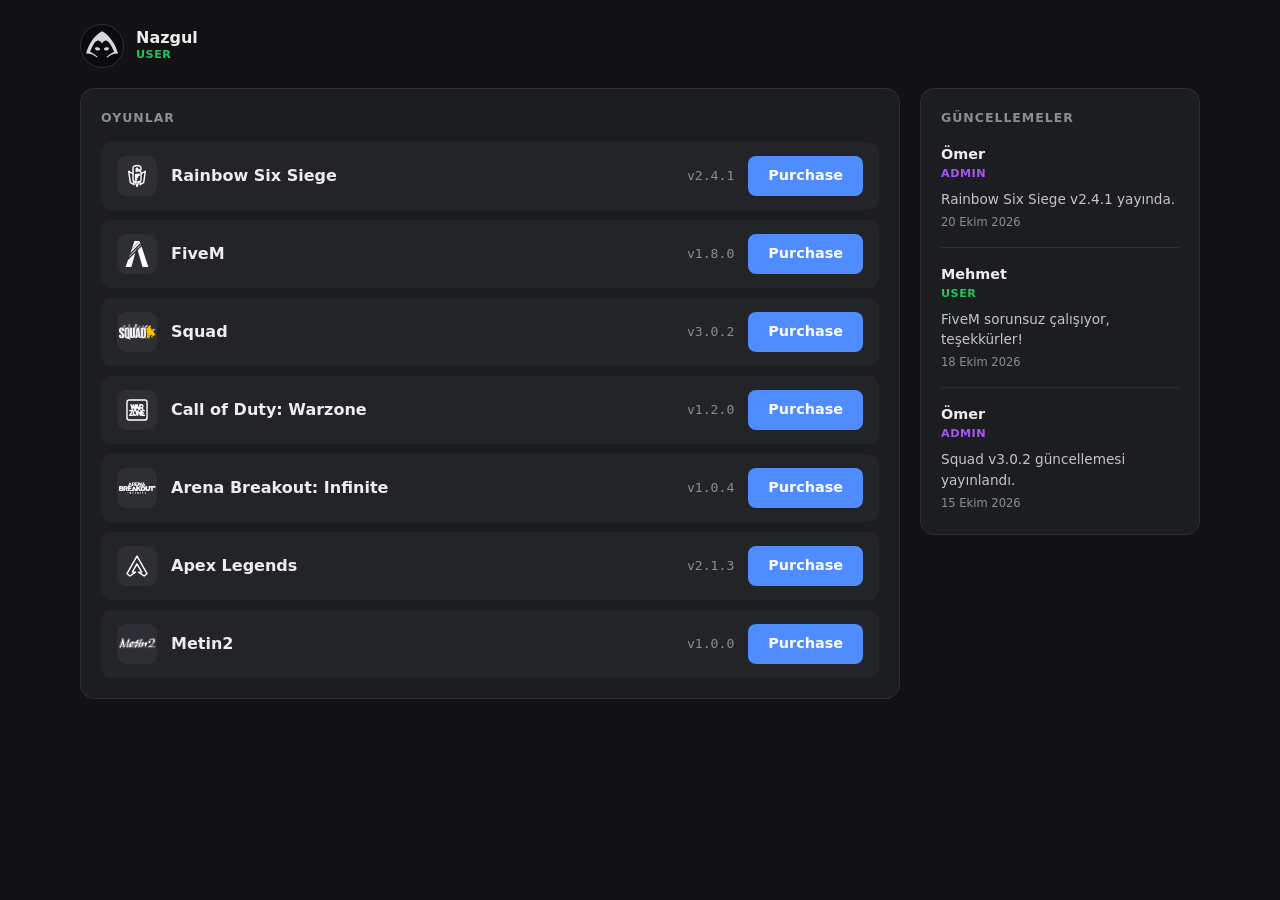
<file: index.html>
<!DOCTYPE html>
<html lang="tr">
<head>
  <meta charset="UTF-8">
  <meta name="viewport" content="width=device-width, initial-scale=1.0">
  <title>Ürünler</title>
  <link rel="stylesheet" href="style.css">
</head>
<body>
  <div class="container">

    <header class="topbar">
      <div class="profile">
        <div class="avatar"><img src="assets/avatar.svg" alt="Profil resmi"></div>
        <div>
          <div class="username">Nazgul</div>
          <span class="role user" lang="en">User</span>
        </div>
      </div>
    </header>

    <main class="layout">

      <section class="panel" aria-label="Oyunlar">
        <div class="title">Oyunlar</div>
        <div id="product-list"></div>
      </section>

      <aside class="panel" aria-label="Güncellemeler">
        <div class="title">Güncellemeler</div>

        <article class="update">
          <span class="author">Ömer</span>
          <span class="role admin" lang="en">Admin</span>
          <p>Rainbow Six Siege v2.4.1 yayında.</p>
          <time datetime="2026-10-20">20 Ekim 2026</time>
        </article>

        <article class="update">
          <span class="author">Mehmet</span>
          <span class="role user" lang="en">User</span>
          <p>FiveM sorunsuz çalışıyor, teşekkürler!</p>
          <time datetime="2026-10-18">18 Ekim 2026</time>
        </article>

        <article class="update">
          <span class="author">Ömer</span>
          <span class="role admin" lang="en">Admin</span>
          <p>Squad v3.0.2 güncellemesi yayınlandı.</p>
          <time datetime="2026-10-15">15 Ekim 2026</time>
        </article>
      </aside>

    </main>
  </div>

  <script src="products.js"></script>
  <script>
    document.getElementById('product-list').innerHTML = PRODUCTS.map(p => `
      <div class="product">
        ${logoHTML(p)}
        <span class="name">${p.name}</span>
        <span class="version">${p.version}</span>
        <a class="btn" href="product.html?id=${p.id}">Purchase</a>
      </div>`).join('');
  </script>
</body>
</html>
</file>
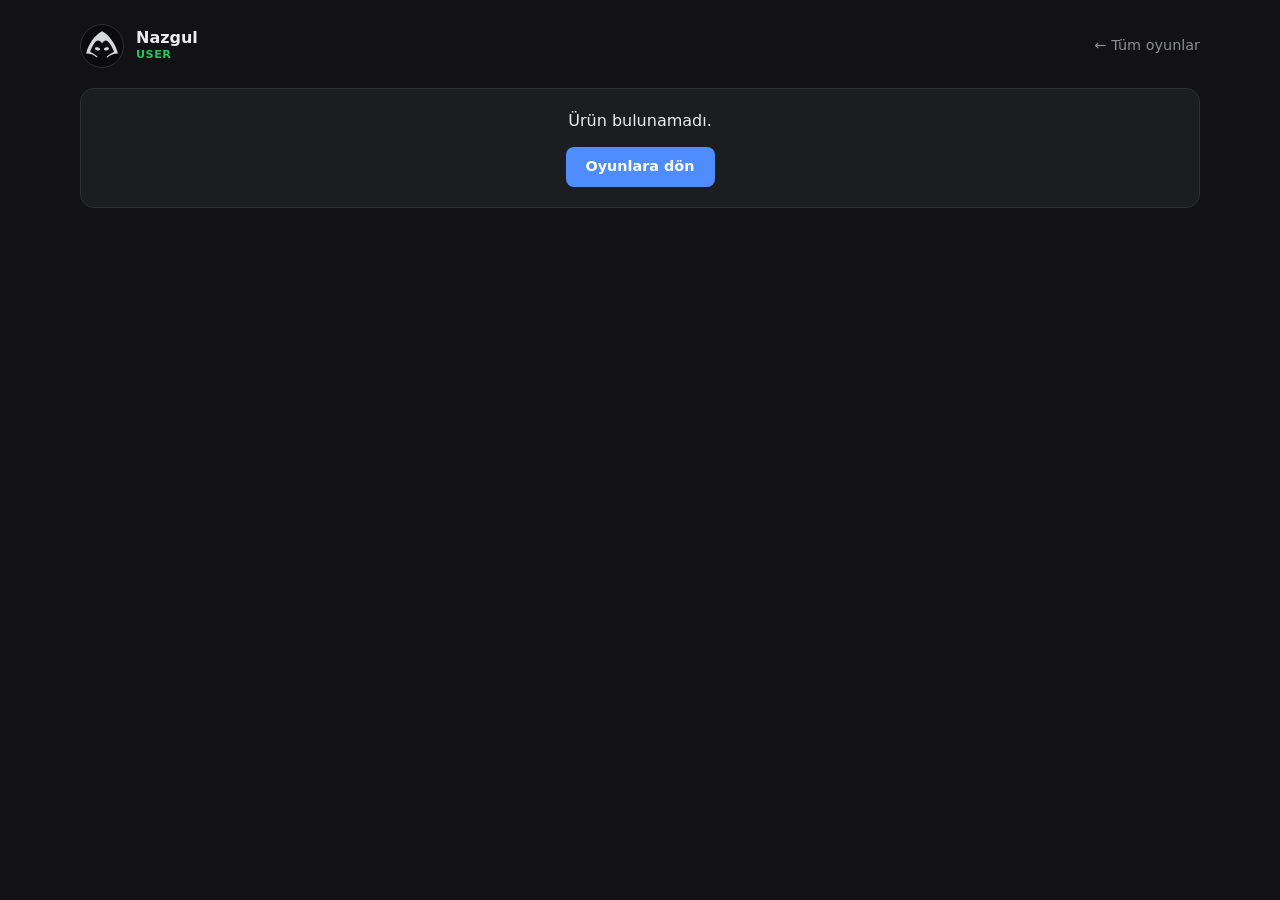
<file: product.html>
<!DOCTYPE html>
<html lang="tr">
<head>
  <meta charset="UTF-8">
  <meta name="viewport" content="width=device-width, initial-scale=1.0">
  <title>Ürün</title>
  <link rel="stylesheet" href="style.css">
</head>
<body>
  <div class="container">

    <header class="topbar">
      <div class="profile">
        <div class="avatar"><img src="assets/avatar.svg" alt="Profil resmi"></div>
        <div>
          <div class="username">Nazgul</div>
          <span class="role user" lang="en">User</span>
        </div>
      </div>
      <a class="back" href="index.html">← Tüm oyunlar</a>
    </header>

    <main id="page"></main>
  </div>

  <script src="products.js"></script>
  <script>
    const id = new URLSearchParams(location.search).get('id');
    const p = PRODUCTS.find(x => x.id === id);
    const page = document.getElementById('page');

    if (!p) {
      page.innerHTML = `
        <div class="panel" style="text-align:center">
          <p style="margin-bottom:14px">Ürün bulunamadı.</p>
          <a class="btn" href="index.html">Oyunlara dön</a>
        </div>`;
    } else {
      document.title = p.name;

      const video = p.video
        ? `<iframe src="https://www.youtube-nocookie.com/embed/${p.video}" title="${p.name} videosu" allow="accelerometer; encrypted-media; gyroscope; picture-in-picture" allowfullscreen></iframe>`
        : '<div class="empty">Video yakında</div>';

      const plans = p.plans.map((pl, i) => `
        <button class="plan${pl.popular ? ' selected' : ''}" data-i="${i}" aria-pressed="${!!pl.popular}">
          <span class="label">${pl.popular ? '<span class="tag">En popüler</span>' : ''}${pl.label}</span>
          <span class="price">${pl.old ? `<span class="old">${pl.old}</span>` : ''}${pl.price}</span>
        </button>`).join('');

      page.innerHTML = `
        <div class="hero">
          <span class="logo"><img${p.wide ? ' class="wide"' : ''} src="assets/${p.logo}" alt="${p.name} logosu"></span>
          <div>
            <h1>${p.name}</h1>
            <span class="status"><span class="dot"></span>Aktif · ${p.version}</span>
          </div>
        </div>

        <div class="detail">
          <div class="video">${video}</div>

          <div class="panel prices">
            <div class="title">Fiyatlar</div>
            <div class="plans">${plans}</div>
            <button class="btn buy" id="buy"></button>
            <div class="note">Ödeme sonrası anında teslim</div>
          </div>

          <div class="panel desc">
            <div class="title">Açıklama</div>
            <p>${p.description}</p>
            <ul>${p.features.map(f => `<li>${f}</li>`).join('')}</ul>
          </div>
        </div>`;

      // Plan seçimi: seçilen plan satın al butonunda görünür
      const buy = document.getElementById('buy');
      const buttons = page.querySelectorAll('.plan');
      function select(i) {
        buttons.forEach(b => {
          const on = +b.dataset.i === i;
          b.classList.toggle('selected', on);
          b.setAttribute('aria-pressed', on);
        });
        const pl = p.plans[i];
        buy.textContent = `Satın al · ${pl.label} · ${pl.price}`;
        buy.dataset.plan = pl.label;
      }
      buttons.forEach(b => b.addEventListener('click', () => select(+b.dataset.i)));
      select(Math.max(0, p.plans.findIndex(pl => pl.popular)));

      // Ödeme sistemi hazır olunca burası ödeme sayfasına yönlendirecek
      buy.addEventListener('click', () => {
        alert(`${p.name} – ${buy.dataset.plan} seçildi. Ödeme sayfası henüz bağlanmadı.`);
      });
    }
  </script>
</body>
</html>
</file>
<file: style.css>
:root {
  --bg: #121214;
  --panel: #1c1d20;
  --row: #232428;
  --line: #2e2f34;
  --text: #ededef;
  --muted: #8b8d94;
  --accent: #4f8cff;
  --accent-hover: #3b78ee;
  --admin: #a855f7;
  --user: #22c55e;
}

* { box-sizing: border-box; margin: 0; padding: 0; }

body {
  background: var(--bg);
  color: var(--text);
  font-family: "Segoe UI", system-ui, -apple-system, Roboto, sans-serif;
  line-height: 1.5;
  min-height: 100vh;
  padding: 24px 16px 56px;
}

a { color: inherit; }

.container { max-width: 1120px; margin: 0 auto; }

/* Üst çubuk: profil (sol üst) */
.topbar {
  display: flex;
  align-items: center;
  justify-content: space-between;
  gap: 12px;
  margin-bottom: 20px;
}
.profile { display: flex; align-items: center; gap: 12px; }
.profile .avatar {
  width: 44px; height: 44px;
  border-radius: 50%;
  background: #0b0b0d;
  border: 1px solid var(--line);
  display: grid; place-items: center;
  overflow: hidden;
}
.profile .avatar img { width: 34px; height: 34px; display: block; }
.profile .username { font-weight: 600; line-height: 1.2; }

.back {
  color: var(--muted);
  text-decoration: none;
  font-size: .9rem;
  transition: color .2s;
}
.back:hover { color: var(--text); }

.panel {
  background: var(--panel);
  border: 1px solid var(--line);
  border-radius: 14px;
  padding: 20px;
}

.title {
  font-size: .78rem;
  font-weight: 600;
  text-transform: uppercase;
  letter-spacing: 1px;
  color: var(--muted);
  margin-bottom: 14px;
}

.role {
  display: block;
  font-size: .7rem;
  font-weight: 700;
  text-transform: uppercase;
  letter-spacing: .5px;
}
.role.admin { color: var(--admin); }
.role.user  { color: var(--user); }

.logo {
  width: 40px; height: 40px;
  border-radius: 9px;
  background: #2e2f34;
  display: grid; place-items: center;
  flex-shrink: 0;
}
.logo img { width: 26px; height: 26px; display: block; }
.logo img.wide { width: 37px; height: auto; }

.version {
  font-family: ui-monospace, Consolas, monospace;
  font-size: .82rem;
  color: var(--muted);
}

.btn {
  display: inline-block;
  background: var(--accent);
  color: #fff;
  border: none;
  border-radius: 8px;
  padding: 9px 20px;
  font: inherit;
  font-weight: 600;
  font-size: .9rem;
  text-decoration: none;
  text-align: center;
  cursor: pointer;
  transition: background .2s, transform .1s;
}
.btn:hover { background: var(--accent-hover); }
.btn:active { transform: scale(.97); }
.btn:focus-visible { outline: 2px solid #fff; outline-offset: 2px; }

/* ---------- Ana sayfa ---------- */
.layout {
  display: grid;
  grid-template-columns: 1fr 280px;
  gap: 20px;
  align-items: start;
}

.product {
  display: flex;
  align-items: center;
  gap: 14px;
  padding: 14px 16px;
  background: var(--row);
  border-radius: 10px;
}
.product + .product { margin-top: 10px; }
.product .name { flex: 1; font-weight: 600; }

.update + .update {
  margin-top: 14px;
  padding-top: 14px;
  border-top: 1px solid var(--line);
}
.author { font-weight: 600; font-size: .9rem; }
.update p { font-size: .85rem; color: #c4c5cb; margin-top: 6px; }
.update time { font-size: .72rem; color: var(--muted); }

/* ---------- Ürün sayfası ---------- */
.hero {
  display: flex;
  align-items: center;
  gap: 16px;
  margin-bottom: 20px;
}
.hero .logo { width: 64px; height: 64px; border-radius: 14px; }
.hero .logo img { width: 40px; height: 40px; }
.hero .logo img.wide { width: 56px; height: auto; }
.hero h1 { font-size: 1.6rem; font-weight: 700; line-height: 1.2; }
.status {
  display: inline-flex; align-items: center; gap: 6px;
  font-size: .82rem; color: var(--muted); margin-top: 4px;
}
.status .dot { width: 8px; height: 8px; border-radius: 50%; background: var(--user); }

.detail {
  display: grid;
  grid-template-columns: 1.5fr 1fr;
  grid-template-areas:
    "video prices"
    "desc  desc";
  gap: 20px;
  align-items: start;
}

.video {
  grid-area: video;
  aspect-ratio: 16 / 9;
  border-radius: 14px;
  overflow: hidden;
  background: #000;
  border: 1px solid var(--line);
}
.video iframe { width: 100%; height: 100%; border: 0; display: block; }
.video .empty {
  width: 100%; height: 100%;
  display: grid; place-items: center;
  color: var(--muted); font-size: .9rem;
}

.prices { grid-area: prices; }
.plans { display: flex; flex-direction: column; gap: 8px; }
.plan {
  display: flex;
  align-items: center;
  justify-content: space-between;
  gap: 10px;
  padding: 12px 14px;
  border: 1px solid var(--line);
  border-radius: 10px;
  background: transparent;
  color: var(--text);
  font: inherit;
  cursor: pointer;
  text-align: left;
  transition: border-color .2s, background .2s;
}
.plan:hover { border-color: #4a4c53; }
.plan.selected { border-color: var(--accent); background: rgba(79, 140, 255, .08); }
.plan .label { font-size: .92rem; }
.plan .tag {
  display: block;
  font-size: .7rem;
  font-weight: 700;
  color: var(--accent);
  text-transform: uppercase;
  letter-spacing: .5px;
}
.plan .price { font-weight: 700; white-space: nowrap; text-align: right; }
.plan .old {
  display: block;
  font-size: .75rem;
  font-weight: 400;
  color: var(--muted);
  text-decoration: line-through;
}
.buy { width: 100%; margin-top: 14px; padding: 13px 20px; font-size: 1rem; }
.note { font-size: .75rem; color: var(--muted); text-align: center; margin-top: 8px; }

.desc { grid-area: desc; }
.desc p { font-size: .92rem; color: #c4c5cb; }
.desc ul { list-style: none; margin-top: 10px; display: grid; gap: 4px; font-size: .92rem; color: #c4c5cb; }
.desc li::before { content: "✓ "; color: var(--user); font-weight: 700; }

@media (max-width: 900px) {
  .layout { grid-template-columns: 1fr; }
}
@media (max-width: 720px) {
  .detail { grid-template-columns: 1fr; grid-template-areas: "video" "prices" "desc"; }
}
</file>
